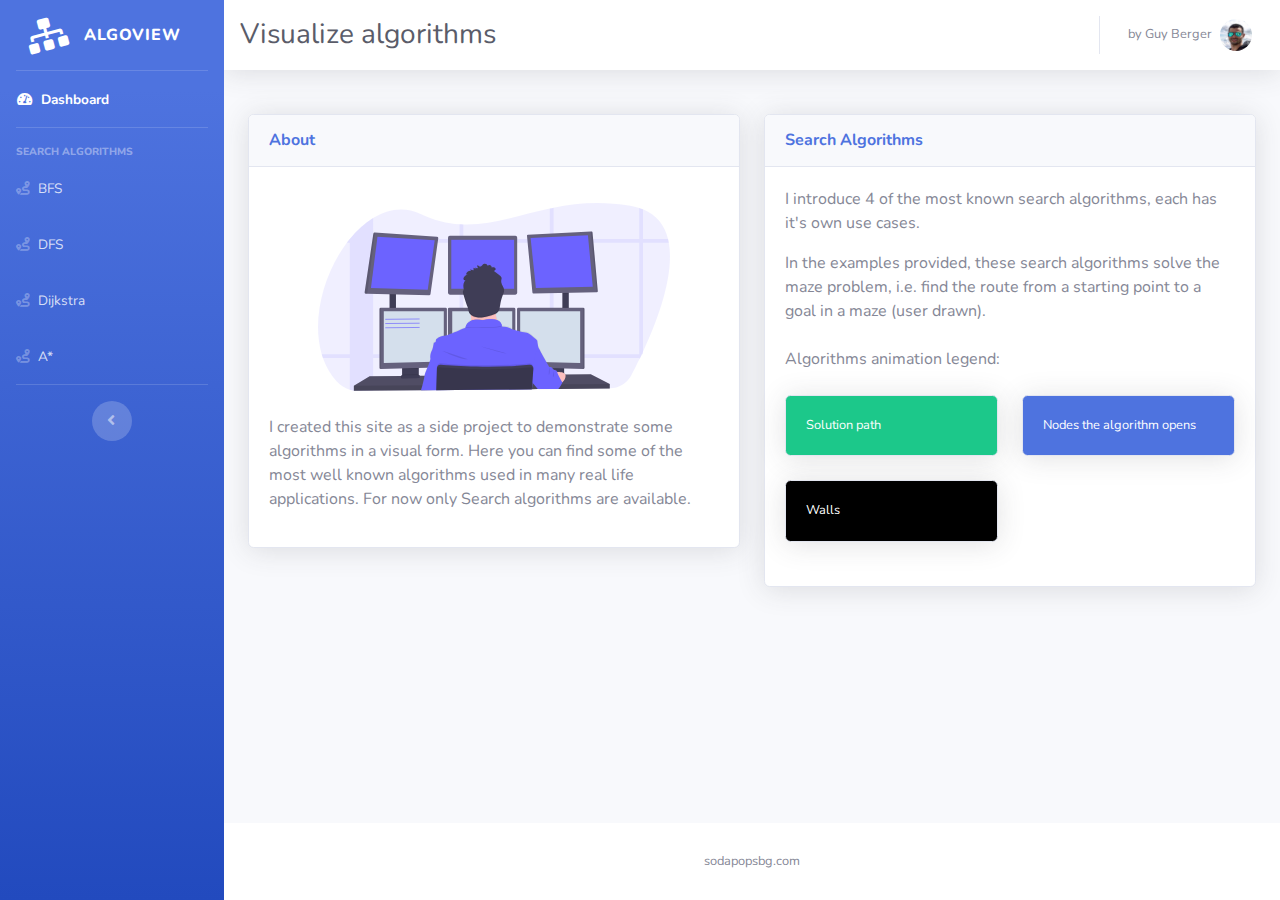
<file: index.html>
<!DOCTYPE html>
<html lang="en">

<head>

  <meta charset="utf-8">
  <meta http-equiv="X-UA-Compatible" content="IE=edge">
  <meta name="viewport" content="width=device-width, initial-scale=1, shrink-to-fit=no">
  <meta name="description" content="">
  <meta name="author" content="">

  <title>Computer Science stuff visualized</title>

  <!-- Custom fonts for this template-->
  <link href="vendor/fontawesome-free/css/all.min.css" rel="stylesheet" type="text/css">
  <link href="https://fonts.googleapis.com/css?family=Nunito:200,200i,300,300i,400,400i,600,600i,700,700i,800,800i,900,900i" rel="stylesheet">

  <!-- Custom styles for this template-->
  <link href="css/sb-admin-2.min.css" rel="stylesheet">

</head>

<body id="page-top">

  <!-- Page Wrapper -->
  <div id="wrapper">

    <!-- Sidebar -->
    <ul class="navbar-nav bg-gradient-primary sidebar sidebar-dark accordion" id="accordionSidebar">

      <!-- Sidebar - Brand -->
      <a class="sidebar-brand d-flex align-items-center justify-content-center" href="index.html">
        <div class="sidebar-brand-icon rotate-n-15">
          <i class="fas fa-sitemap"></i>
        </div>
        <div class="sidebar-brand-text mx-3">Algoview</div>
      </a>

      <!-- Divider -->
      <hr class="sidebar-divider my-0">

      <!-- Nav Item - Dashboard -->
      <li class="nav-item active">
        <a class="nav-link" href="index.html">
          <i class="fas fa-fw fa-tachometer-alt"></i>
          <span>Dashboard</span></a>
      </li>

      <!-- Divider -->
      <hr class="sidebar-divider">

      <!-- Heading -->
      <div class="sidebar-heading">
        Search Algorithms
      </div>

      <!-- Nav Item - Pages Collapse Menu -->
      <li class="nav-item">
        <a class="nav-link collapsed" href="bfs.html">
          <i class="fas fa-route"></i>
          <span>BFS</span>
        </a>
      </li>
      <li class="nav-item">
        <a class="nav-link collapsed" href="dfs.html">
          <i class="fas fa-route"></i>
          <span>DFS</span>
        </a>
      </li>
      <li class="nav-item">
        <a class="nav-link collapsed" href="dijkstra.html">
          <i class="fas fa-route"></i>
          <span>Dijkstra</span>
        </a>
      </li>
      <li class="nav-item">
        <a class="nav-link collapsed" href="astar.html">
          <i class="fas fa-route"></i>
          <span>A*</span>
        </a>
      </li>

      <!-- Divider -->
      <hr class="sidebar-divider d-none d-md-block">

      <!-- Sidebar Toggler (Sidebar) -->
      <div class="text-center d-none d-md-inline">
        <button class="rounded-circle border-0" id="sidebarToggle"></button>
      </div>

    </ul>
    <!-- End of Sidebar -->

    <!-- Content Wrapper -->
    <div id="content-wrapper" class="d-flex flex-column">

      <!-- Main Content -->
      <div id="content">

        <!-- Topbar -->
        <nav class="navbar navbar-expand navbar-light bg-white topbar mb-4 static-top shadow">

          <!-- Sidebar Toggle (Topbar) -->
          <button id="sidebarToggleTop" class="btn btn-link d-md-none rounded-circle mr-3">
            <i class="fa fa-bars"></i>
          </button>

          <!-- Topbar description -->
          <h1 class="h3 mb-0 text-gray-800">Visualize algorithms</h1>

          <!-- Topbar Navbar -->
          <ul class="navbar-nav ml-auto">

            <div class="topbar-divider d-none d-sm-block"></div>

            <!-- Nav Item - User Information -->
            <li class="nav-item dropdown no-arrow">
              <a class="nav-link dropdown-toggle" href="#" id="userDropdown" role="button" data-toggle="dropdown" aria-haspopup="true" aria-expanded="false">
                <span class="mr-2 d-none d-lg-inline text-gray-600 small">by Guy Berger</span>
                <img class="img-profile rounded-circle" src="img/prof.jpg">
              </a>
              <!-- Dropdown - User Information -->
              <div class="dropdown-menu dropdown-menu-right shadow animated--grow-in" aria-labelledby="userDropdown">
                <a class="dropdown-item" href="www.sodapopsbg.com">
                  <i class="fas fa-user fa-sm fa-fw mr-2 text-gray-400"></i>
                  Website
                </a>
                <a class="dropdown-item" href="https://www.linkedin.com/in/guy-berger-295a81151/">
                  <i class="fab fa-linkedin-in fa-sm fa-fw mr-2 text-gray-400"></i>
                  Linkedin
                </a>
                <a class="dropdown-item" href="https://github.com/guyberger">
                  <i class="fab fa-github fa-sm fa-fw mr-2 text-gray-400"></i>
                  Github
                </a>
                </div>
            </li>

          </ul>

        </nav>
        <!-- End of Topbar -->

        <!-- Begin Page Content -->
        <div class="container-fluid">

          <!-- Content Row -->
          <div class="row">

            <!-- Content Column -->

            <div class="col-lg-6 mb-4">

              <!-- Illustrations -->
              <div class="card shadow mb-4">
                <div class="card-header py-3">
                  <h6 class="m-0 font-weight-bold text-primary">About</h6>
                </div>
                <div class="card-body">
                  <div class="text-center">
                    <img class="img-fluid px-3 px-sm-4 mt-3 mb-4" style="width: 25rem;" src="img/undraw_programming_2svr.svg" alt="">
                  </div>
                  <p>I created this site as a side project to demonstrate some algorithms in a visual form. Here you can find some of the most well known algorithms used in many real life applications.
                    For now only Search algorithms are available.
                  </p>
                </div>
              </div>
            </div>

              <!-- Content Column -->
            <div class="col-lg-6 mb-4">
              <!-- Approach -->
              <div class="card shadow mb-4">
                <div class="card-header py-3">
                  <h6 class="m-0 font-weight-bold text-primary">Search Algorithms</h6>
                </div>
                <div class="card-body">
                  <p>I introduce 4 of the most known search algorithms, each has it's own use cases.</p>
                  <p class="mb-0">In the examples provided, these search algorithms solve the maze problem, i.e. find the route from a starting point to a goal in a maze (user drawn).</p><br>
                  <p class="mb-0">Algorithms animation legend:</p><br>

                  
                  <!-- Color System -->
                  <div class="row">
                    <div class="col-lg-6 mb-4 small">
                      <div class="card bg-success text-white shadow">
                        <div class="card-body">
                          Solution path
                        </div>
                      </div>
                    </div>
                    <div class="col-lg-6 mb-4 small">
                      <div class="card bg-primary text-white shadow">
                        <div class="card-body">
                          Nodes the algorithm opens
                        </div>
                      </div>
                    </div>
                    <div class="col-lg-6 mb-4 small">
                      <div class="card bg-black text-white shadow">
                        <div class="card-body">
                          Walls
                        </div>
                      </div>
                    </div>
                  </div>
                </div>
              </div>
            </div>
          </div>

        </div>
        <!-- /.container-fluid -->

      </div>
      <!-- End of Main Content -->

      <!-- Footer -->
      <footer class="sticky-footer bg-white">
        <div class="container my-auto">
          <div class="copyright text-center my-auto">
            <span>sodapopsbg.com</span>
          </div>
        </div>
      </footer>
      <!-- End of Footer -->

    </div>
    <!-- End of Content Wrapper -->

  </div>
  <!-- End of Page Wrapper -->

  <!-- Scroll to Top Button-->
  <a class="scroll-to-top rounded" href="#page-top">
    <i class="fas fa-angle-up"></i>
  </a>

  <!-- Bootstrap core JavaScript-->
  <script src="vendor/jquery/jquery.min.js"></script>
  <script src="vendor/bootstrap/js/bootstrap.bundle.min.js"></script>

  <!-- Core plugin JavaScript-->
  <script src="vendor/jquery-easing/jquery.easing.min.js"></script>

  <!-- Custom scripts for all pages-->
  <script src="js/sb-admin-2.min.js"></script>

  <!-- Page level plugins -->
  <script src="vendor/chart.js/Chart.min.js"></script>

  <!-- Page level custom scripts -->
  <script src="js/demo/chart-area-demo.js"></script>
  <script src="js/demo/chart-pie-demo.js"></script>

</body>

</html>
</file>
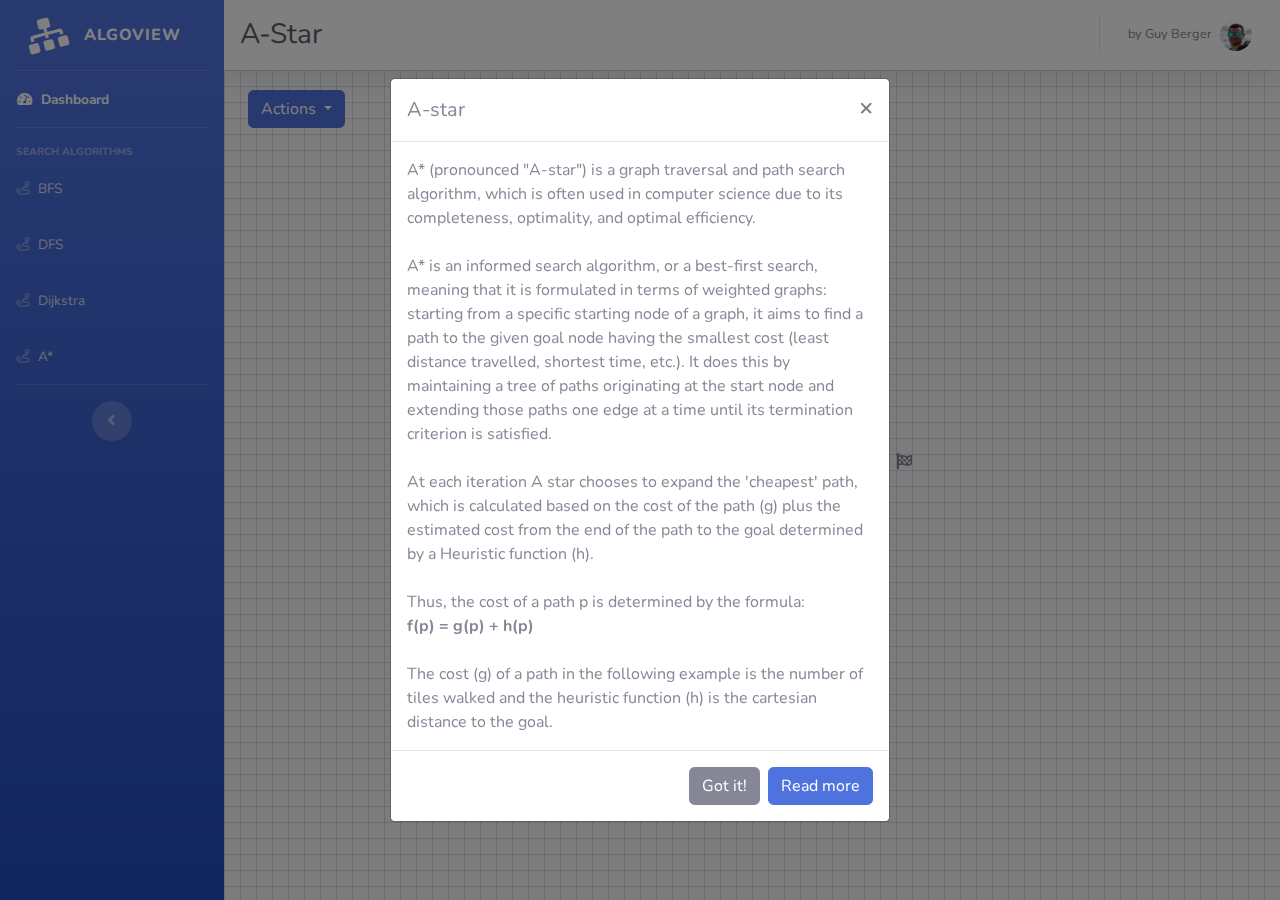
<file: astar.html>
<!DOCTYPE html>
<html lang="en">

<head>

  <meta charset="utf-8">
  <meta http-equiv="X-UA-Compatible" content="IE=edge">
  <meta name="viewport" content="width=device-width, initial-scale=1, shrink-to-fit=no">
  <meta name="description" content="">
  <meta name="author" content="">

  <style type="text/css">
    #graphMap{ position:fixed; }
  </style>

  <title>Computer Science stuff visualized</title>

  <!-- Custom fonts for this template-->
  <link href="vendor/fontawesome-free/css/all.min.css" rel="stylesheet" type="text/css">
  <link href="https://fonts.googleapis.com/css?family=Nunito:200,200i,300,300i,400,400i,600,600i,700,700i,800,800i,900,900i" rel="stylesheet">

  <!-- Custom styles for this template-->
  <link href="css/sb-admin-2.min.css" rel="stylesheet">
  <link href="css/custom.css" rel="stylesheet">

  <!-- jQuery -->
  <script src="https://ajax.googleapis.com/ajax/libs/jquery/3.4.1/jquery.min.js"></script>

  <!-- Modal load -->
  <script type="text/javascript">
    $(window).on('load',function(){
        $('#modalCenter').modal('show');
    });
  </script>

</head>

<body id="page-top">

  <!-- Modal -->
  <div class="modal fade" id="modalCenter" tabindex="-1" role="dialog" aria-labelledby="modalCenterTitle" aria-hidden="true">
    <div class="modal-dialog modal-dialog-centered" role="document">
      <div class="modal-content">
        <div class="modal-header">
          <h5 class="modal-title" id="modalLongTitle">A-star</h5>
          <button type="button" class="close" data-dismiss="modal" aria-label="Close">
            <span aria-hidden="true">&times;</span>
          </button>
        </div>
        <div class="modal-body">
          A* (pronounced "A-star") is a graph traversal and path search algorithm, which is often used in computer science due to its completeness, optimality, and optimal efficiency.<br><br>
          A* is an informed search algorithm, or a best-first search, meaning that it is formulated in terms of weighted graphs: starting from a specific starting node of a graph, it aims to find a path to the given goal node having the smallest cost (least distance travelled, shortest time, etc.). It does this by maintaining a tree of paths originating at the start node and extending those paths one edge at a time until its termination criterion is satisfied.<br><br>       
          At each iteration A star chooses to expand the 'cheapest' path, which is calculated based on the cost of the path (g) plus the estimated cost from the end of the path to the goal determined by a Heuristic function (h).<br><br>
          Thus, the cost of a path p is determined by the formula:<br> <b>f(p) = g(p) + h(p)</b></br><br>
          The cost (g) of a path in the following example is the number of tiles walked and the heuristic function (h) is the cartesian distance to the goal.
        </div>
        <div class="modal-footer">
          <button type="button" class="btn btn-secondary" data-dismiss="modal">Got it!</button>
          <button type="button" class="btn btn-primary" onclick="location.href='https://en.wikipedia.org/wiki/A*_search_algorithm'">Read more</button>
        </div>
      </div>
    </div>
  </div>

  <!-- Page Wrapper -->
  <div id="wrapper">

    <!-- Sidebar -->
    <ul class="navbar-nav bg-gradient-primary sidebar sidebar-dark accordion" id="accordionSidebar">

      <!-- Sidebar - Brand -->
      <a class="sidebar-brand d-flex align-items-center justify-content-center" href="index.html">
        <div class="sidebar-brand-icon rotate-n-15">
          <i class="fas fa-sitemap"></i>
        </div>
        <div class="sidebar-brand-text mx-3">Algoview</div>
      </a>

      <!-- Divider -->
      <hr class="sidebar-divider my-0">

      <!-- Nav Item - Dashboard -->
      <li class="nav-item active">
        <a class="nav-link" href="index.html">
          <i class="fas fa-fw fa-tachometer-alt"></i>
          <span>Dashboard</span></a>
      </li>

      <!-- Divider -->
      <hr class="sidebar-divider">

      <!-- Heading -->
      <div class="sidebar-heading">
        Search Algorithms
      </div>

      <!-- Nav Item - Pages Collapse Menu -->
      <li class="nav-item">
        <a class="nav-link collapsed" href="bfs.html">
          <i class="fas fa-route"></i>
          <span>BFS</span>
        </a>
      </li>
      <li class="nav-item">
        <a class="nav-link collapsed" href="dfs.html">
          <i class="fas fa-route"></i>
          <span>DFS</span>
        </a>
      </li>
      <li class="nav-item">
        <a class="nav-link collapsed" href="dijkstra.html">
          <i class="fas fa-route"></i>
          <span>Dijkstra</span>
        </a>
      </li>
      <li class="nav-item">
        <a class="nav-link collapsed" href="astar.html">
          <i class="fas fa-route"></i>
          <span>A*</span>
        </a>
      </li>

      <!-- Divider -->
      <hr class="sidebar-divider d-none d-md-block">

      <!-- Sidebar Toggler (Sidebar) -->
      <div class="text-center d-none d-md-inline">
        <button class="rounded-circle border-0" id="sidebarToggle"></button>
      </div>

    </ul>
    <!-- End of Sidebar -->

    <!-- Content Wrapper -->
    
    <div id="content-wrapper" class="d-flex flex-column">

      <!-- Main Content -->
      <div id="content">

        <!-- Topbar -->
        <nav class="navbar navbar-expand navbar-light bg-white topbar static-top shadow" id="topbar">

          <!-- Sidebar Toggle (Topbar) -->
          <button id="sidebarToggleTop" class="btn btn-link d-md-none rounded-circle mr-3">
            <i class="fa fa-bars"></i>
          </button>

          <!-- Topbar description -->
          <h1 class="h3 mb-0 text-gray-800">A-Star</h1>


          <!-- Topbar Navbar -->
          <ul class="navbar-nav ml-auto">

            <div class="topbar-divider d-none d-sm-block"></div>

            <!-- Nav Item - User Information -->
            <li class="nav-item dropdown no-arrow">
              <a class="nav-link dropdown-toggle" href="#" id="userDropdown" role="button" data-toggle="dropdown" aria-haspopup="true" aria-expanded="false">
                <span class="mr-2 d-none d-lg-inline text-gray-600 small">by Guy Berger</span>
                <img class="img-profile rounded-circle" src="img/prof.jpg">
              </a>
              <!-- Dropdown - User Information -->
              <div class="dropdown-menu dropdown-menu-right shadow animated--grow-in" aria-labelledby="userDropdown">
                <a class="dropdown-item" href="www.sodapopsbg.com">
                  <i class="fas fa-user fa-sm fa-fw mr-2 text-gray-400"></i>
                  Website
                </a>
                <a class="dropdown-item" href="https://www.linkedin.com/in/guy-berger-295a81151/">
                  <i class="fab fa-linkedin-in fa-sm fa-fw mr-2 text-gray-400"></i>
                  Linkedin
                </a>
                <a class="dropdown-item" href="https://github.com/guyberger">
                  <i class="fab fa-github fa-sm fa-fw mr-2 text-gray-400"></i>
                  Github
                </a>
                </div>
            </li>

          </ul>

        </nav>
        <!-- End of Topbar -->

        <canvas id="graphMap">
        </canvas>
        <div id="start_icon">
          <i class="fas fa-map-marker-alt" id="start_icon_pic"></i>
        </div>  
        <div id="end_icon">
          <i class="fas fa-flag-checkered" id="end_icon_pic"></i>
        </div> 

        <!-- Begin Page Content -->
        <div class="container-fluid">

          <!-- Page Heading -->
          
          <div class="dropdown mb-4">
            <button class="btn btn-primary dropdown-toggle" type="button" id="dropdownMenuButton" data-toggle="dropdown" aria-haspopup="true" aria-expanded="false">
              Actions
            </button>
            <div class="dropdown-menu animated--fade-in" aria-labelledby="dropdownMenuButton">
              <a class="dropdown-item" href="#" id="draw_walls">Draw walls (off)</a>
              <a class="dropdown-item" href="#" id="restart_search">Restart</a>
              <a class="dropdown-item" onclick="startSearch('astar')" id="witness_btn"><b>Run!</b></a>
            </div>
          </div>         

        </div>
        
        
        <!-- /.container-fluid -->
      </div>
      <!-- End of Main Content -->

    </div>
    <!-- End of Content Wrapper -->

  </div>
  <!-- End of Page Wrapper -->

  <!-- Scroll to Top Button-->
  <a class="scroll-to-top rounded" href="#page-top">
    <i class="fas fa-angle-up"></i>
  </a>

  <!-- Bootstrap core JavaScript-->
  <script src="vendor/jquery/jquery.min.js"></script>
  <script src="vendor/bootstrap/js/bootstrap.bundle.min.js"></script>

  <!-- Core plugin JavaScript-->
  <script src="vendor/jquery-easing/jquery.easing.min.js"></script>

  <!-- Custom scripts for all pages-->
  <script src="js/sb-admin-2.min.js"></script>

  <!-- Page level plugins -->
  <script src="vendor/chart.js/Chart.min.js"></script>

  <!-- Graph canvas -->
  <!-- <script src="js/graph-canvas.js"></script> -->

  <!-- bfs run -->
  <script src="js/search.js"></script>

  <!-- utilities -->
  <script src="js/utils.js"></script>

</body>

</html>
</file>
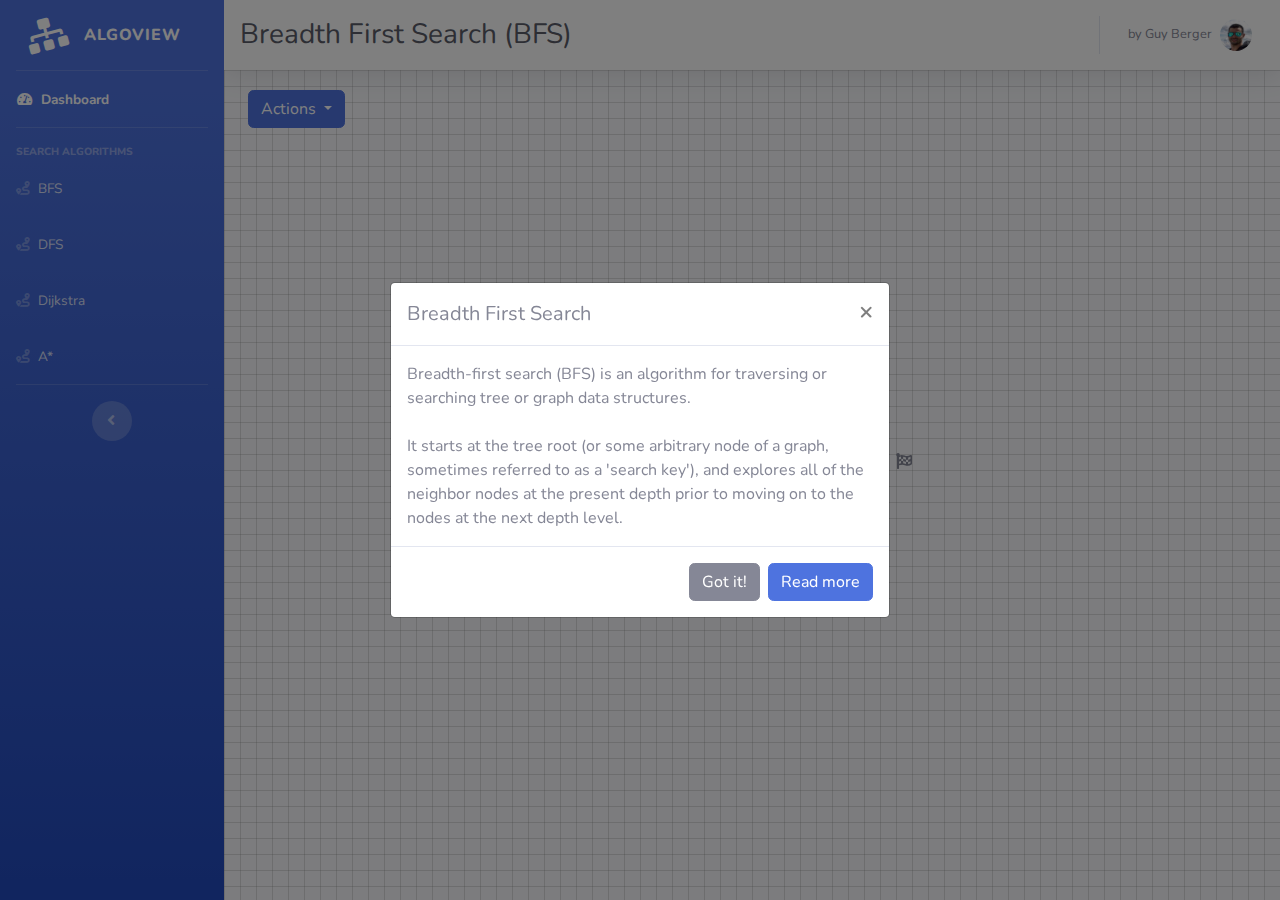
<file: bfs.html>
<!DOCTYPE html>
<html lang="en">

<head>

  <meta charset="utf-8">
  <meta http-equiv="X-UA-Compatible" content="IE=edge">
  <meta name="viewport" content="width=device-width, initial-scale=1, shrink-to-fit=no">
  <meta name="description" content="">
  <meta name="author" content="">

  <style type="text/css">
    #graphMap{ position:fixed; }
  </style>

  <title>Computer Science stuff visualized</title>

  <!-- Custom fonts for this template-->
  <link href="vendor/fontawesome-free/css/all.min.css" rel="stylesheet" type="text/css">
  <link href="https://fonts.googleapis.com/css?family=Nunito:200,200i,300,300i,400,400i,600,600i,700,700i,800,800i,900,900i" rel="stylesheet">

  <!-- Custom styles for this template-->
  <link href="css/sb-admin-2.min.css" rel="stylesheet">
  <link href="css/custom.css" rel="stylesheet">

  <!-- jQuery -->
  <script src="https://ajax.googleapis.com/ajax/libs/jquery/3.4.1/jquery.min.js"></script>

  <!-- Modal load -->
  <script type="text/javascript">
    $(window).on('load',function(){
        $('#modalCenter').modal('show');
    });
  </script>

</head>

<body id="page-top">

  <!-- Modal -->
  <div class="modal fade" id="modalCenter" tabindex="-1" role="dialog" aria-labelledby="modalCenterTitle" aria-hidden="true">
    <div class="modal-dialog modal-dialog-centered" role="document">
      <div class="modal-content">
        <div class="modal-header">
          <h5 class="modal-title" id="modalLongTitle">Breadth First Search</h5>
          <button type="button" class="close" data-dismiss="modal" aria-label="Close">
            <span aria-hidden="true">&times;</span>
          </button>
        </div>
        <div class="modal-body">
          Breadth-first search (BFS) is an algorithm for traversing or searching tree or graph data structures.<br><br>
          It starts at the tree root (or some arbitrary node of a graph, sometimes referred to as a 'search key'), and explores all of the neighbor nodes at the present depth prior to moving on to the nodes at the next depth level.
        </div>
        <div class="modal-footer">
          <button type="button" class="btn btn-secondary" data-dismiss="modal">Got it!</button>
          <button type="button" class="btn btn-primary" onclick="location.href='https://en.wikipedia.org/wiki/Breadth-first_search'">Read more</button>
        </div>
      </div>
    </div>
  </div>

  <!-- Page Wrapper -->
  <div id="wrapper">

    <!-- Sidebar -->
    <ul class="navbar-nav bg-gradient-primary sidebar sidebar-dark accordion" id="accordionSidebar">

      <!-- Sidebar - Brand -->
      <a class="sidebar-brand d-flex align-items-center justify-content-center" href="index.html">
        <div class="sidebar-brand-icon rotate-n-15">
          <i class="fas fa-sitemap"></i>
        </div>
        <div class="sidebar-brand-text mx-3">Algoview</div>
      </a>

      <!-- Divider -->
      <hr class="sidebar-divider my-0">

      <!-- Nav Item - Dashboard -->
      <li class="nav-item active">
        <a class="nav-link" href="index.html">
          <i class="fas fa-fw fa-tachometer-alt"></i>
          <span>Dashboard</span></a>
      </li>

      <!-- Divider -->
      <hr class="sidebar-divider">

      <!-- Heading -->
      <div class="sidebar-heading">
        Search Algorithms
      </div>

      <!-- Nav Item - Pages Collapse Menu -->
      <li class="nav-item">
        <a class="nav-link collapsed" href="bfs.html">
          <i class="fas fa-route"></i>
          <span>BFS</span>
        </a>
      </li>
      <li class="nav-item">
        <a class="nav-link collapsed" href="dfs.html">
          <i class="fas fa-route"></i>
          <span>DFS</span>
        </a>
      </li>
      <li class="nav-item">
        <a class="nav-link collapsed" href="dijkstra.html">
          <i class="fas fa-route"></i>
          <span>Dijkstra</span>
        </a>
      </li>
      <li class="nav-item">
        <a class="nav-link collapsed" href="astar.html">
          <i class="fas fa-route"></i>
          <span>A*</span>
        </a>
      </li>

      <!-- Divider -->
      <hr class="sidebar-divider d-none d-md-block">

      <!-- Sidebar Toggler (Sidebar) -->
      <div class="text-center d-none d-md-inline">
        <button class="rounded-circle border-0" id="sidebarToggle"></button>
      </div>

    </ul>
    <!-- End of Sidebar -->

    <!-- Content Wrapper -->
    
    <div id="content-wrapper" class="d-flex flex-column">

      <!-- Main Content -->
      <div id="content">

        <!-- Topbar -->
        <nav class="navbar navbar-expand navbar-light bg-white topbar static-top shadow" id="topbar">

          <!-- Sidebar Toggle (Topbar) -->
          <button id="sidebarToggleTop" class="btn btn-link d-md-none rounded-circle mr-3">
            <i class="fa fa-bars"></i>
          </button>

          <!-- Topbar description -->
          <h1 class="h3 mb-0 text-gray-800">Breadth First Search (BFS)</h1>


          <!-- Topbar Navbar -->
          <ul class="navbar-nav ml-auto">

            <div class="topbar-divider d-none d-sm-block"></div>

            <!-- Nav Item - User Information -->
            <li class="nav-item dropdown no-arrow">
              <a class="nav-link dropdown-toggle" href="#" id="userDropdown" role="button" data-toggle="dropdown" aria-haspopup="true" aria-expanded="false">
                <span class="mr-2 d-none d-lg-inline text-gray-600 small">by Guy Berger</span>
                <img class="img-profile rounded-circle" src="img/prof.jpg">
              </a>
              <!-- Dropdown - User Information -->
              <div class="dropdown-menu dropdown-menu-right shadow animated--grow-in" aria-labelledby="userDropdown">
                <a class="dropdown-item" href="www.sodapopsbg.com">
                  <i class="fas fa-user fa-sm fa-fw mr-2 text-gray-400"></i>
                  Website
                </a>
                <a class="dropdown-item" href="https://www.linkedin.com/in/guy-berger-295a81151/">
                  <i class="fab fa-linkedin-in fa-sm fa-fw mr-2 text-gray-400"></i>
                  Linkedin
                </a>
                <a class="dropdown-item" href="https://github.com/guyberger">
                  <i class="fab fa-github fa-sm fa-fw mr-2 text-gray-400"></i>
                  Github
                </a>
                </div>
            </li>

          </ul>

        </nav>
        <!-- End of Topbar -->

        <canvas id="graphMap">
        </canvas>
        <div id="start_icon">
          <i class="fas fa-map-marker-alt" id="start_icon_pic"></i>
        </div>  
        <div id="end_icon">
          <i class="fas fa-flag-checkered" id="end_icon_pic"></i>
        </div> 

        <!-- Begin Page Content -->
        <div class="container-fluid">

          <!-- Page Heading -->
          
          <div class="dropdown mb-4">
            <button class="btn btn-primary dropdown-toggle" type="button" id="dropdownMenuButton" data-toggle="dropdown" aria-haspopup="true" aria-expanded="false">
              Actions
            </button>
            <div class="dropdown-menu animated--fade-in" aria-labelledby="dropdownMenuButton">
              <a class="dropdown-item" href="#" id="draw_walls">Draw walls (off)</a>
              <a class="dropdown-item" href="#" id="restart_search">Restart</a>
              <a class="dropdown-item" onclick="startSearch('bfs')" id="witness_btn"><b>Run!</b></a>
            </div>
          </div>         

        </div>
        
        
        <!-- /.container-fluid -->
      </div>
      <!-- End of Main Content -->

    </div>
    <!-- End of Content Wrapper -->

  </div>
  <!-- End of Page Wrapper -->

  <!-- Scroll to Top Button-->
  <a class="scroll-to-top rounded" href="#page-top">
    <i class="fas fa-angle-up"></i>
  </a>

  <!-- Bootstrap core JavaScript-->
  <script src="vendor/jquery/jquery.min.js"></script>
  <script src="vendor/bootstrap/js/bootstrap.bundle.min.js"></script>

  <!-- Core plugin JavaScript-->
  <script src="vendor/jquery-easing/jquery.easing.min.js"></script>

  <!-- Custom scripts for all pages-->
  <script src="js/sb-admin-2.min.js"></script>

  <!-- Page level plugins -->
  <script src="vendor/chart.js/Chart.min.js"></script>

  <!-- Graph canvas -->
  <!-- <script src="js/graph-canvas.js"></script> -->

  <!-- bfs run -->
  <script src="js/search.js"></script>

  <!-- utilities -->
  <script src="js/utils.js"></script>

</body>

</html>
</file>
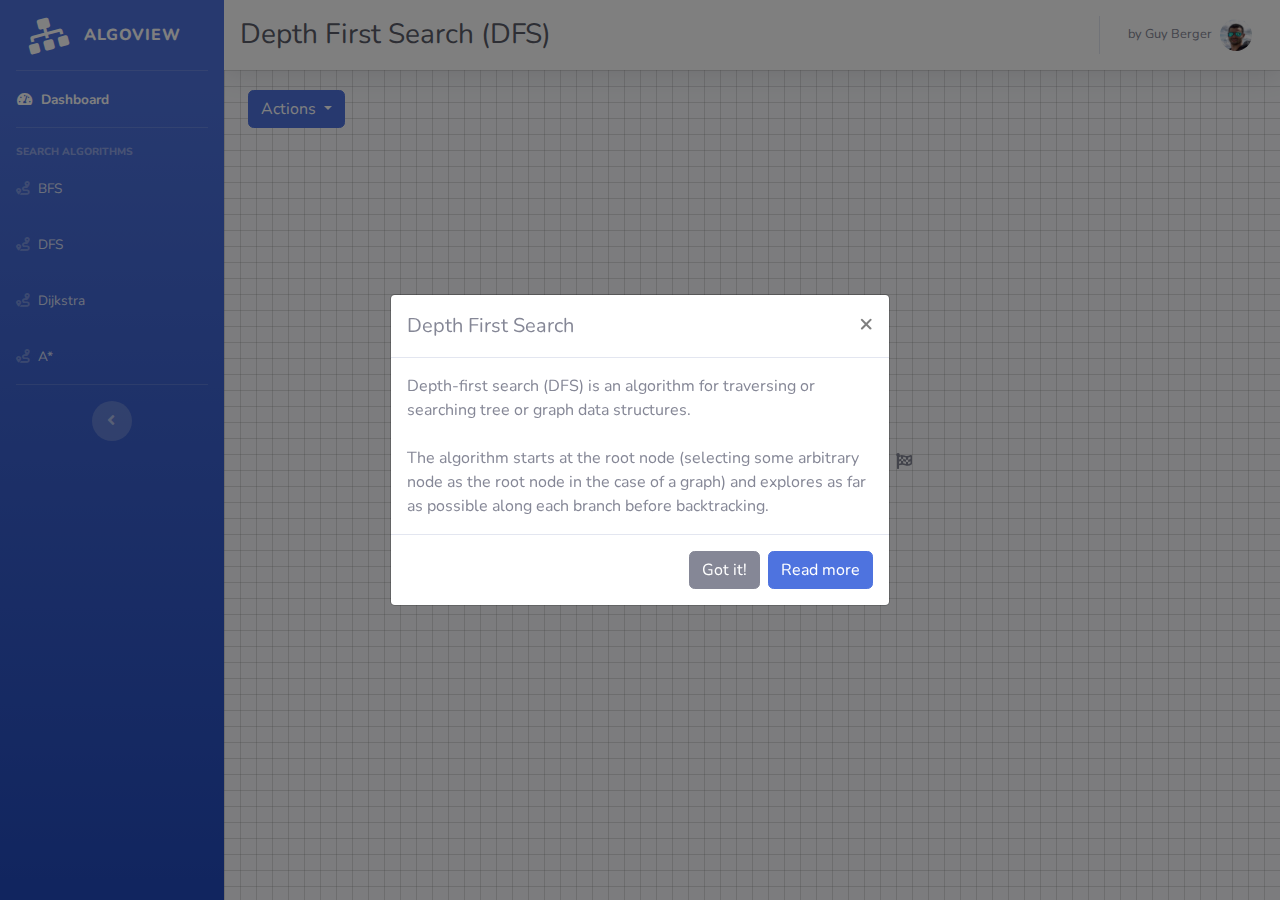
<file: dfs.html>
<!DOCTYPE html>
<html lang="en">

<head>

  <meta charset="utf-8">
  <meta http-equiv="X-UA-Compatible" content="IE=edge">
  <meta name="viewport" content="width=device-width, initial-scale=1, shrink-to-fit=no">
  <meta name="description" content="">
  <meta name="author" content="">

  <style type="text/css">
    #graphMap{ position:fixed; }
  </style>

  <title>Computer Science stuff visualized</title>

  <!-- Custom fonts for this template-->
  <link href="vendor/fontawesome-free/css/all.min.css" rel="stylesheet" type="text/css">
  <link href="https://fonts.googleapis.com/css?family=Nunito:200,200i,300,300i,400,400i,600,600i,700,700i,800,800i,900,900i" rel="stylesheet">

  <!-- Custom styles for this template-->
  <link href="css/sb-admin-2.min.css" rel="stylesheet">
  <link href="css/custom.css" rel="stylesheet">

  <!-- jQuery -->
  <script src="https://ajax.googleapis.com/ajax/libs/jquery/3.4.1/jquery.min.js"></script>

  <!-- Modal load -->
  <script type="text/javascript">
    $(window).on('load',function(){
        $('#modalCenter').modal('show');
    });
  </script>

</head>

<body id="page-top">

  <!-- Modal -->
  <div class="modal fade" id="modalCenter" tabindex="-1" role="dialog" aria-labelledby="modalCenterTitle" aria-hidden="true">
    <div class="modal-dialog modal-dialog-centered" role="document">
      <div class="modal-content">
        <div class="modal-header">
          <h5 class="modal-title" id="modalLongTitle">Depth First Search</h5>
          <button type="button" class="close" data-dismiss="modal" aria-label="Close">
            <span aria-hidden="true">&times;</span>
          </button>
        </div>
        <div class="modal-body">
          Depth-first search (DFS) is an algorithm for traversing or searching tree or graph data structures.<br><br>
          The algorithm starts at the root node (selecting some arbitrary node as the root node in the case of a graph) and explores as far as possible along each branch before backtracking.        </div>
        <div class="modal-footer">
          <button type="button" class="btn btn-secondary" data-dismiss="modal">Got it!</button>
          <button type="button" class="btn btn-primary" onclick="location.href='https://en.wikipedia.org/wiki/Depth-first_search'">Read more</button>
        </div>
      </div>
    </div>
  </div>

  <!-- Page Wrapper -->
  <div id="wrapper">

    <!-- Sidebar -->
    <ul class="navbar-nav bg-gradient-primary sidebar sidebar-dark accordion" id="accordionSidebar">

      <!-- Sidebar - Brand -->
      <a class="sidebar-brand d-flex align-items-center justify-content-center" href="index.html">
        <div class="sidebar-brand-icon rotate-n-15">
          <i class="fas fa-sitemap"></i>
        </div>
        <div class="sidebar-brand-text mx-3">Algoview</div>
      </a>

      <!-- Divider -->
      <hr class="sidebar-divider my-0">

      <!-- Nav Item - Dashboard -->
      <li class="nav-item active">
        <a class="nav-link" href="index.html">
          <i class="fas fa-fw fa-tachometer-alt"></i>
          <span>Dashboard</span></a>
      </li>

      <!-- Divider -->
      <hr class="sidebar-divider">

      <!-- Heading -->
      <div class="sidebar-heading">
        Search Algorithms
      </div>

      <!-- Nav Item - Pages Collapse Menu -->
      <li class="nav-item">
        <a class="nav-link collapsed" href="bfs.html">
          <i class="fas fa-route"></i>
          <span>BFS</span>
        </a>
      </li>
      <li class="nav-item">
        <a class="nav-link collapsed" href="dfs.html">
          <i class="fas fa-route"></i>
          <span>DFS</span>
        </a>
      </li>
      <li class="nav-item">
        <a class="nav-link collapsed" href="dijkstra.html">
          <i class="fas fa-route"></i>
          <span>Dijkstra</span>
        </a>
      </li>
      <li class="nav-item">
        <a class="nav-link collapsed" href="astar.html">
          <i class="fas fa-route"></i>
          <span>A*</span>
        </a>
      </li>

      <!-- Divider -->
      <hr class="sidebar-divider d-none d-md-block">

      <!-- Sidebar Toggler (Sidebar) -->
      <div class="text-center d-none d-md-inline">
        <button class="rounded-circle border-0" id="sidebarToggle"></button>
      </div>

    </ul>
    <!-- End of Sidebar -->

    <!-- Content Wrapper -->
    
    <div id="content-wrapper" class="d-flex flex-column">

      <!-- Main Content -->
      <div id="content">

        <!-- Topbar -->
        <nav class="navbar navbar-expand navbar-light bg-white topbar static-top shadow" id="topbar">

          <!-- Sidebar Toggle (Topbar) -->
          <button id="sidebarToggleTop" class="btn btn-link d-md-none rounded-circle mr-3">
            <i class="fa fa-bars"></i>
          </button>

          <!-- Topbar description -->
          <h1 class="h3 mb-0 text-gray-800">Depth First Search (DFS)</h1>


          <!-- Topbar Navbar -->
          <ul class="navbar-nav ml-auto">

            <div class="topbar-divider d-none d-sm-block"></div>

            <!-- Nav Item - User Information -->
            <li class="nav-item dropdown no-arrow">
              <a class="nav-link dropdown-toggle" href="#" id="userDropdown" role="button" data-toggle="dropdown" aria-haspopup="true" aria-expanded="false">
                <span class="mr-2 d-none d-lg-inline text-gray-600 small">by Guy Berger</span>
                <img class="img-profile rounded-circle" src="img/prof.jpg">
              </a>
              <!-- Dropdown - User Information -->
              <div class="dropdown-menu dropdown-menu-right shadow animated--grow-in" aria-labelledby="userDropdown">
                <a class="dropdown-item" href="www.sodapopsbg.com">
                  <i class="fas fa-user fa-sm fa-fw mr-2 text-gray-400"></i>
                  Website
                </a>
                <a class="dropdown-item" href="https://www.linkedin.com/in/guy-berger-295a81151/">
                  <i class="fab fa-linkedin-in fa-sm fa-fw mr-2 text-gray-400"></i>
                  Linkedin
                </a>
                <a class="dropdown-item" href="https://github.com/guyberger">
                  <i class="fab fa-github fa-sm fa-fw mr-2 text-gray-400"></i>
                  Github
                </a>
                </div>
            </li>

          </ul>

        </nav>
        <!-- End of Topbar -->

        <canvas id="graphMap">
        </canvas>
        <div id="start_icon">
          <i class="fas fa-map-marker-alt" id="start_icon_pic"></i>
        </div>  
        <div id="end_icon">
          <i class="fas fa-flag-checkered" id="end_icon_pic"></i>
        </div> 

        <!-- Begin Page Content -->
        <div class="container-fluid">

          <!-- Page Heading -->
          
          <div class="dropdown mb-4">
            <button class="btn btn-primary dropdown-toggle" type="button" id="dropdownMenuButton" data-toggle="dropdown" aria-haspopup="true" aria-expanded="false">
              Actions
            </button>
            <div class="dropdown-menu animated--fade-in" aria-labelledby="dropdownMenuButton">
              <a class="dropdown-item" href="#" id="draw_walls">Draw walls (off)</a>
              <a class="dropdown-item" href="#" id="restart_search">Restart</a>
              <a class="dropdown-item" onclick="startSearch('dfs')" id="witness_btn"><b>Run!</b></a>
            </div>
          </div>         

        </div>
        
        
        <!-- /.container-fluid -->
      </div>
      <!-- End of Main Content -->

    </div>
    <!-- End of Content Wrapper -->

  </div>
  <!-- End of Page Wrapper -->

  <!-- Scroll to Top Button-->
  <a class="scroll-to-top rounded" href="#page-top">
    <i class="fas fa-angle-up"></i>
  </a>

  <!-- Bootstrap core JavaScript-->
  <script src="vendor/jquery/jquery.min.js"></script>
  <script src="vendor/bootstrap/js/bootstrap.bundle.min.js"></script>

  <!-- Core plugin JavaScript-->
  <script src="vendor/jquery-easing/jquery.easing.min.js"></script>

  <!-- Custom scripts for all pages-->
  <script src="js/sb-admin-2.min.js"></script>

  <!-- Page level plugins -->
  <script src="vendor/chart.js/Chart.min.js"></script>

  <!-- Graph canvas -->
  <!-- <script src="js/graph-canvas.js"></script> -->

  <!-- bfs run -->
  <script src="js/search.js"></script>

  <!-- utilities -->
  <script src="js/utils.js"></script>

</body>

</html>
</file>
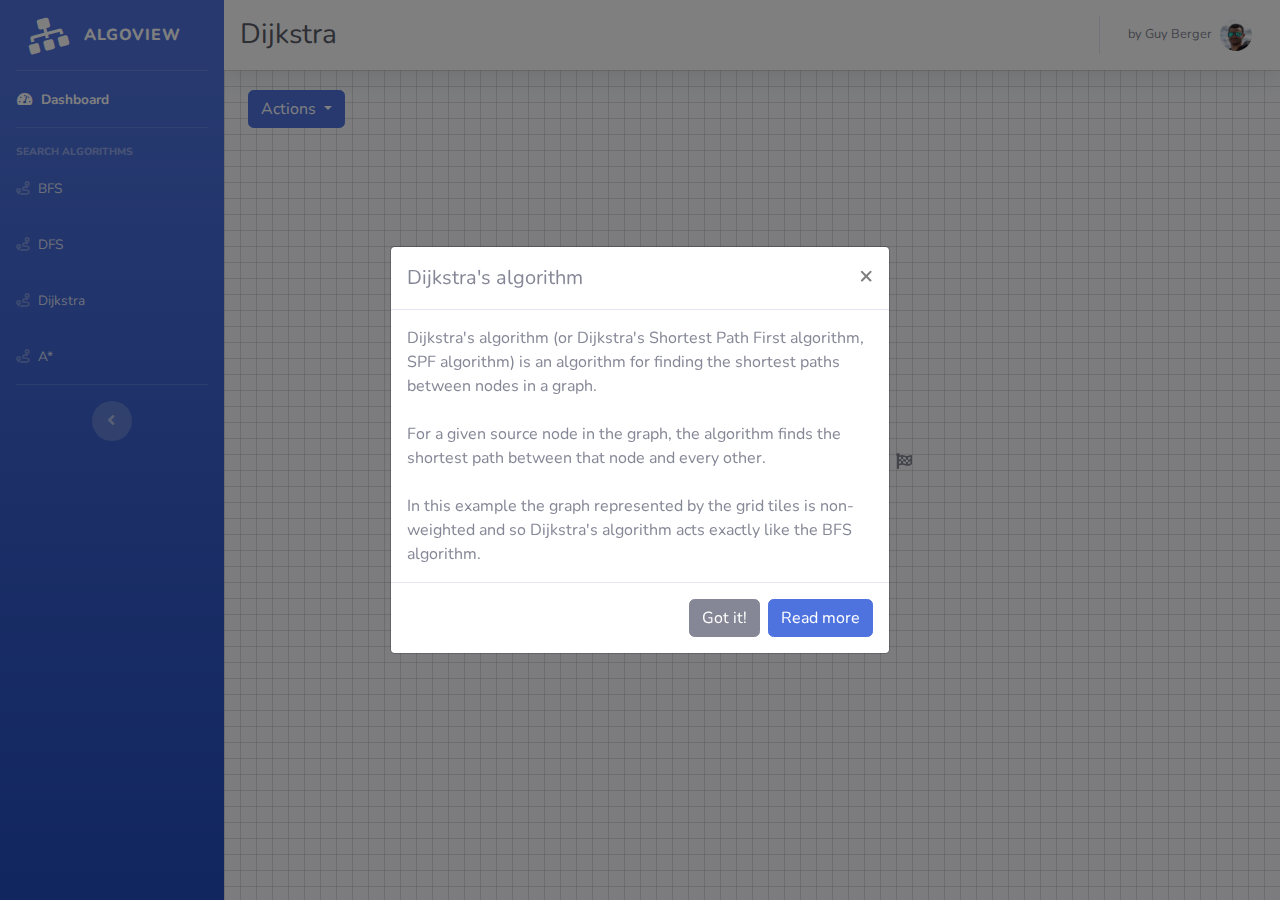
<file: dijkstra.html>
<!DOCTYPE html>
<html lang="en">

<head>

  <meta charset="utf-8">
  <meta http-equiv="X-UA-Compatible" content="IE=edge">
  <meta name="viewport" content="width=device-width, initial-scale=1, shrink-to-fit=no">
  <meta name="description" content="">
  <meta name="author" content="">

  <style type="text/css">
    #graphMap{ position:fixed; }
  </style>

  <title>Computer Science stuff visualized</title>

  <!-- Custom fonts for this template-->
  <link href="vendor/fontawesome-free/css/all.min.css" rel="stylesheet" type="text/css">
  <link href="https://fonts.googleapis.com/css?family=Nunito:200,200i,300,300i,400,400i,600,600i,700,700i,800,800i,900,900i" rel="stylesheet">

  <!-- Custom styles for this template-->
  <link href="css/sb-admin-2.min.css" rel="stylesheet">
  <link href="css/custom.css" rel="stylesheet">

  <!-- jQuery -->
  <script src="https://ajax.googleapis.com/ajax/libs/jquery/3.4.1/jquery.min.js"></script>

  <!-- Modal load -->
  <script type="text/javascript">
    $(window).on('load',function(){
        $('#modalCenter').modal('show');
    });
  </script>

</head>

<body id="page-top">

  <!-- Modal -->
  <div class="modal fade" id="modalCenter" tabindex="-1" role="dialog" aria-labelledby="modalCenterTitle" aria-hidden="true">
    <div class="modal-dialog modal-dialog-centered" role="document">
      <div class="modal-content">
        <div class="modal-header">
          <h5 class="modal-title" id="modalLongTitle">Dijkstra's algorithm</h5>
          <button type="button" class="close" data-dismiss="modal" aria-label="Close">
            <span aria-hidden="true">&times;</span>
          </button>
        </div>
        <div class="modal-body">
          Dijkstra's algorithm (or Dijkstra's Shortest Path First algorithm, SPF algorithm) is an algorithm for finding the shortest paths between nodes in a graph.<br><br>
          For a given source node in the graph, the algorithm finds the shortest path between that node and every other.<br><br>
          In this example the graph represented by the grid tiles is non-weighted and so Dijkstra's algorithm acts exactly like the BFS algorithm.
        </div>
        <div class="modal-footer">
          <button type="button" class="btn btn-secondary" data-dismiss="modal">Got it!</button>
          <button type="button" class="btn btn-primary" onclick="location.href='https://en.wikipedia.org/wiki/Dijkstra%27s_algorithm'">Read more</button>
        </div>
      </div>
    </div>
  </div>

  <!-- Page Wrapper -->
  <div id="wrapper">

    <!-- Sidebar -->
    <ul class="navbar-nav bg-gradient-primary sidebar sidebar-dark accordion" id="accordionSidebar">

      <!-- Sidebar - Brand -->
      <a class="sidebar-brand d-flex align-items-center justify-content-center" href="index.html">
        <div class="sidebar-brand-icon rotate-n-15">
          <i class="fas fa-sitemap"></i>
        </div>
        <div class="sidebar-brand-text mx-3">Algoview</div>
      </a>

      <!-- Divider -->
      <hr class="sidebar-divider my-0">

      <!-- Nav Item - Dashboard -->
      <li class="nav-item active">
        <a class="nav-link" href="index.html">
          <i class="fas fa-fw fa-tachometer-alt"></i>
          <span>Dashboard</span></a>
      </li>

      <!-- Divider -->
      <hr class="sidebar-divider">

      <!-- Heading -->
      <div class="sidebar-heading">
        Search Algorithms
      </div>

      <!-- Nav Item - Pages Collapse Menu -->
      <li class="nav-item">
        <a class="nav-link collapsed" href="bfs.html">
          <i class="fas fa-route"></i>
          <span>BFS</span>
        </a>
      </li>
      <li class="nav-item">
        <a class="nav-link collapsed" href="dfs.html">
          <i class="fas fa-route"></i>
          <span>DFS</span>
        </a>
      </li>
      <li class="nav-item">
        <a class="nav-link collapsed" href="dijkstra.html">
          <i class="fas fa-route"></i>
          <span>Dijkstra</span>
        </a>
      </li>
      <li class="nav-item">
        <a class="nav-link collapsed" href="astar.html">
          <i class="fas fa-route"></i>
          <span>A*</span>
        </a>
      </li>

      <!-- Divider -->
      <hr class="sidebar-divider d-none d-md-block">

      <!-- Sidebar Toggler (Sidebar) -->
      <div class="text-center d-none d-md-inline">
        <button class="rounded-circle border-0" id="sidebarToggle"></button>
      </div>

    </ul>
    <!-- End of Sidebar -->

    <!-- Content Wrapper -->
    
    <div id="content-wrapper" class="d-flex flex-column">

      <!-- Main Content -->
      <div id="content">

        <!-- Topbar -->
        <nav class="navbar navbar-expand navbar-light bg-white topbar static-top shadow" id="topbar">

          <!-- Sidebar Toggle (Topbar) -->
          <button id="sidebarToggleTop" class="btn btn-link d-md-none rounded-circle mr-3">
            <i class="fa fa-bars"></i>
          </button>

          <!-- Topbar description -->
          <h1 class="h3 mb-0 text-gray-800">Dijkstra</h1>


          <!-- Topbar Navbar -->
          <ul class="navbar-nav ml-auto">

            <div class="topbar-divider d-none d-sm-block"></div>

            <!-- Nav Item - User Information -->
            <li class="nav-item dropdown no-arrow">
              <a class="nav-link dropdown-toggle" href="#" id="userDropdown" role="button" data-toggle="dropdown" aria-haspopup="true" aria-expanded="false">
                <span class="mr-2 d-none d-lg-inline text-gray-600 small">by Guy Berger</span>
                <img class="img-profile rounded-circle" src="img/prof.jpg">
              </a>
              <!-- Dropdown - User Information -->
              <div class="dropdown-menu dropdown-menu-right shadow animated--grow-in" aria-labelledby="userDropdown">
                <a class="dropdown-item" href="www.sodapopsbg.com">
                  <i class="fas fa-user fa-sm fa-fw mr-2 text-gray-400"></i>
                  Website
                </a>
                <a class="dropdown-item" href="https://www.linkedin.com/in/guy-berger-295a81151/">
                  <i class="fab fa-linkedin-in fa-sm fa-fw mr-2 text-gray-400"></i>
                  Linkedin
                </a>
                <a class="dropdown-item" href="https://github.com/guyberger">
                  <i class="fab fa-github fa-sm fa-fw mr-2 text-gray-400"></i>
                  Github
                </a>
                </div>
            </li>

          </ul>

        </nav>
        <!-- End of Topbar -->

        <canvas id="graphMap">
        </canvas>
        <div id="start_icon">
          <i class="fas fa-map-marker-alt" id="start_icon_pic"></i>
        </div>  
        <div id="end_icon">
          <i class="fas fa-flag-checkered" id="end_icon_pic"></i>
        </div> 

        <!-- Begin Page Content -->
        <div class="container-fluid">

          <!-- Page Heading -->
          
          <div class="dropdown mb-4">
            <button class="btn btn-primary dropdown-toggle" type="button" id="dropdownMenuButton" data-toggle="dropdown" aria-haspopup="true" aria-expanded="false">
              Actions
            </button>
            <div class="dropdown-menu animated--fade-in" aria-labelledby="dropdownMenuButton">
              <a class="dropdown-item" href="#" id="draw_walls">Draw walls (off)</a>
              <a class="dropdown-item" href="#" id="restart_search">Restart</a>
              <a class="dropdown-item" onclick="startSearch('dijkstra')" id="witness_btn"><b>Run!</b></a>
            </div>
          </div>         

        </div>
        
        
        <!-- /.container-fluid -->
      </div>
      <!-- End of Main Content -->

    </div>
    <!-- End of Content Wrapper -->

  </div>
  <!-- End of Page Wrapper -->

  <!-- Scroll to Top Button-->
  <a class="scroll-to-top rounded" href="#page-top">
    <i class="fas fa-angle-up"></i>
  </a>

  <!-- Bootstrap core JavaScript-->
  <script src="vendor/jquery/jquery.min.js"></script>
  <script src="vendor/bootstrap/js/bootstrap.bundle.min.js"></script>

  <!-- Core plugin JavaScript-->
  <script src="vendor/jquery-easing/jquery.easing.min.js"></script>

  <!-- Custom scripts for all pages-->
  <script src="js/sb-admin-2.min.js"></script>

  <!-- Page level plugins -->
  <script src="vendor/chart.js/Chart.min.js"></script>

  <!-- Graph canvas -->
  <!-- <script src="js/graph-canvas.js"></script> -->

  <!-- bfs run -->
  <script src="js/search.js"></script>

  <!-- utilities -->
  <script src="js/utils.js"></script>

</body>

</html>
</file>
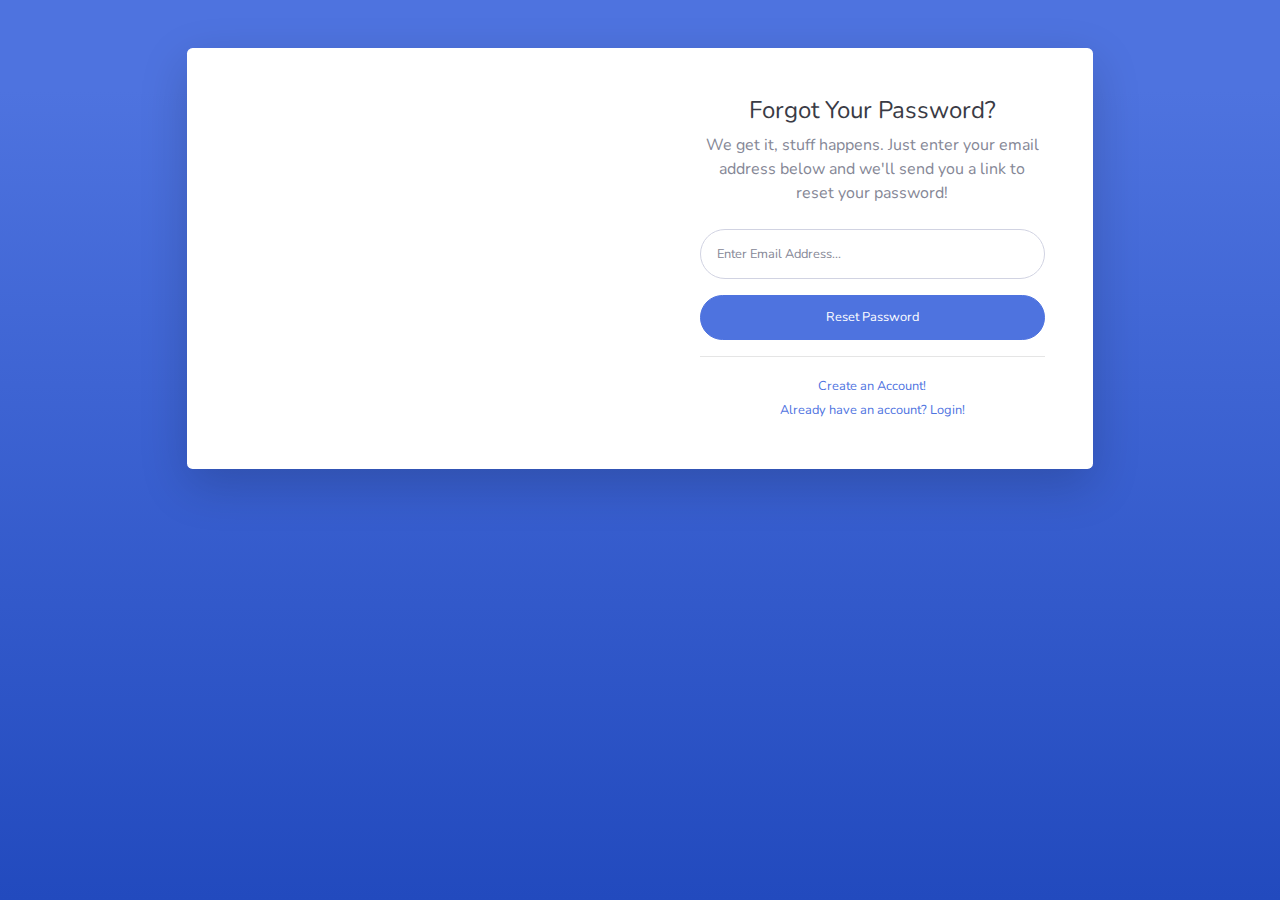
<file: forgot-password.html>
<!DOCTYPE html>
<html lang="en">

<head>

  <meta charset="utf-8">
  <meta http-equiv="X-UA-Compatible" content="IE=edge">
  <meta name="viewport" content="width=device-width, initial-scale=1, shrink-to-fit=no">
  <meta name="description" content="">
  <meta name="author" content="">

  <title>SB Admin 2 - Forgot Password</title>

  <!-- Custom fonts for this template-->
  <link href="vendor/fontawesome-free/css/all.min.css" rel="stylesheet" type="text/css">
  <link href="https://fonts.googleapis.com/css?family=Nunito:200,200i,300,300i,400,400i,600,600i,700,700i,800,800i,900,900i" rel="stylesheet">

  <!-- Custom styles for this template-->
  <link href="css/sb-admin-2.min.css" rel="stylesheet">

</head>

<body class="bg-gradient-primary">

  <div class="container">

    <!-- Outer Row -->
    <div class="row justify-content-center">

      <div class="col-xl-10 col-lg-12 col-md-9">

        <div class="card o-hidden border-0 shadow-lg my-5">
          <div class="card-body p-0">
            <!-- Nested Row within Card Body -->
            <div class="row">
              <div class="col-lg-6 d-none d-lg-block bg-password-image"></div>
              <div class="col-lg-6">
                <div class="p-5">
                  <div class="text-center">
                    <h1 class="h4 text-gray-900 mb-2">Forgot Your Password?</h1>
                    <p class="mb-4">We get it, stuff happens. Just enter your email address below and we'll send you a link to reset your password!</p>
                  </div>
                  <form class="user">
                    <div class="form-group">
                      <input type="email" class="form-control form-control-user" id="exampleInputEmail" aria-describedby="emailHelp" placeholder="Enter Email Address...">
                    </div>
                    <a href="login.html" class="btn btn-primary btn-user btn-block">
                      Reset Password
                    </a>
                  </form>
                  <hr>
                  <div class="text-center">
                    <a class="small" href="register.html">Create an Account!</a>
                  </div>
                  <div class="text-center">
                    <a class="small" href="login.html">Already have an account? Login!</a>
                  </div>
                </div>
              </div>
            </div>
          </div>
        </div>

      </div>

    </div>

  </div>

  <!-- Bootstrap core JavaScript-->
  <script src="vendor/jquery/jquery.min.js"></script>
  <script src="vendor/bootstrap/js/bootstrap.bundle.min.js"></script>

  <!-- Core plugin JavaScript-->
  <script src="vendor/jquery-easing/jquery.easing.min.js"></script>

  <!-- Custom scripts for all pages-->
  <script src="js/sb-admin-2.min.js"></script>

</body>

</html>
</file>
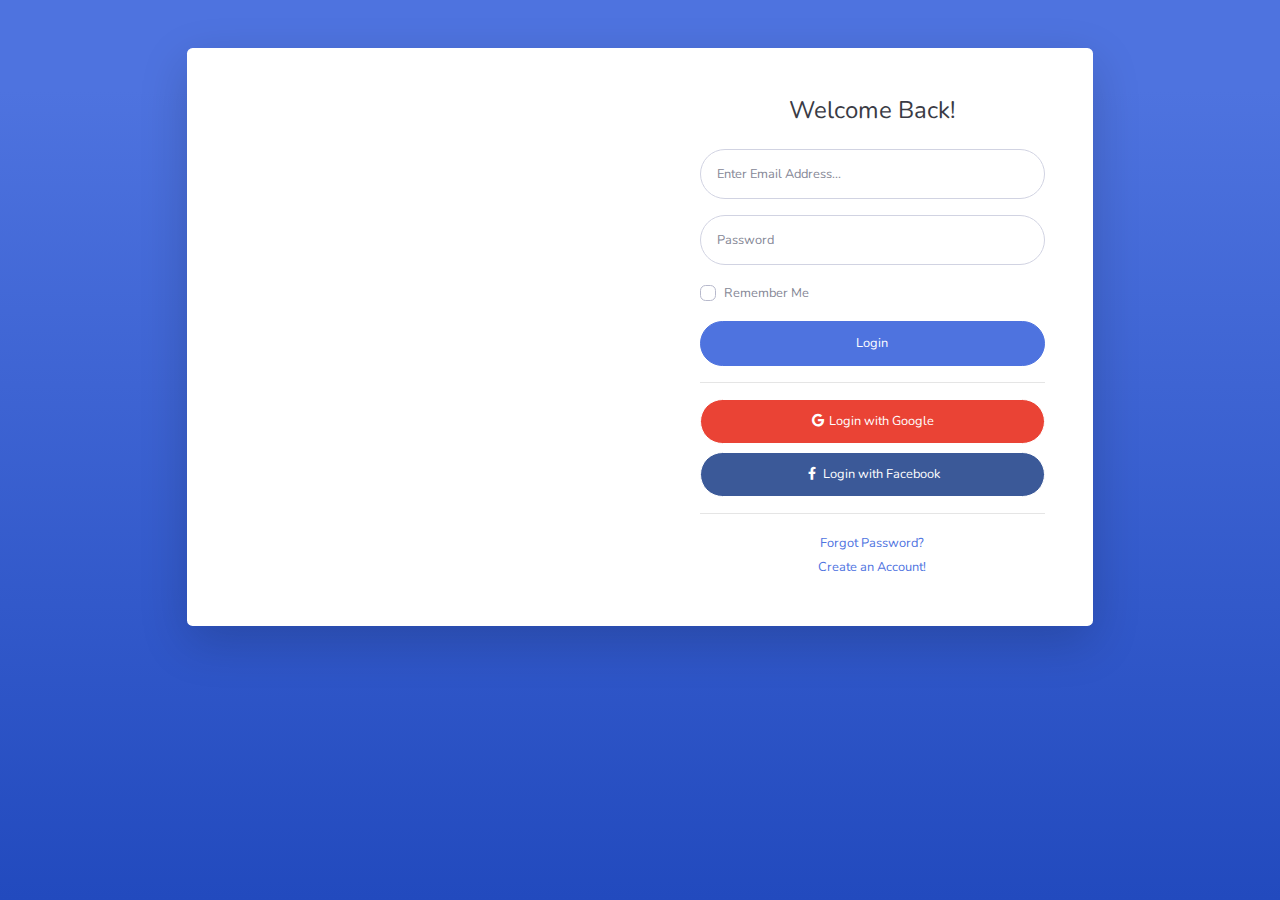
<file: login.html>
<!DOCTYPE html>
<html lang="en">

<head>

  <meta charset="utf-8">
  <meta http-equiv="X-UA-Compatible" content="IE=edge">
  <meta name="viewport" content="width=device-width, initial-scale=1, shrink-to-fit=no">
  <meta name="description" content="">
  <meta name="author" content="">

  <title>SB Admin 2 - Login</title>

  <!-- Custom fonts for this template-->
  <link href="vendor/fontawesome-free/css/all.min.css" rel="stylesheet" type="text/css">
  <link href="https://fonts.googleapis.com/css?family=Nunito:200,200i,300,300i,400,400i,600,600i,700,700i,800,800i,900,900i" rel="stylesheet">

  <!-- Custom styles for this template-->
  <link href="css/sb-admin-2.min.css" rel="stylesheet">

</head>

<body class="bg-gradient-primary">

  <div class="container">

    <!-- Outer Row -->
    <div class="row justify-content-center">

      <div class="col-xl-10 col-lg-12 col-md-9">

        <div class="card o-hidden border-0 shadow-lg my-5">
          <div class="card-body p-0">
            <!-- Nested Row within Card Body -->
            <div class="row">
              <div class="col-lg-6 d-none d-lg-block bg-login-image"></div>
              <div class="col-lg-6">
                <div class="p-5">
                  <div class="text-center">
                    <h1 class="h4 text-gray-900 mb-4">Welcome Back!</h1>
                  </div>
                  <form class="user">
                    <div class="form-group">
                      <input type="email" class="form-control form-control-user" id="exampleInputEmail" aria-describedby="emailHelp" placeholder="Enter Email Address...">
                    </div>
                    <div class="form-group">
                      <input type="password" class="form-control form-control-user" id="exampleInputPassword" placeholder="Password">
                    </div>
                    <div class="form-group">
                      <div class="custom-control custom-checkbox small">
                        <input type="checkbox" class="custom-control-input" id="customCheck">
                        <label class="custom-control-label" for="customCheck">Remember Me</label>
                      </div>
                    </div>
                    <a href="index.html" class="btn btn-primary btn-user btn-block">
                      Login
                    </a>
                    <hr>
                    <a href="index.html" class="btn btn-google btn-user btn-block">
                      <i class="fab fa-google fa-fw"></i> Login with Google
                    </a>
                    <a href="index.html" class="btn btn-facebook btn-user btn-block">
                      <i class="fab fa-facebook-f fa-fw"></i> Login with Facebook
                    </a>
                  </form>
                  <hr>
                  <div class="text-center">
                    <a class="small" href="forgot-password.html">Forgot Password?</a>
                  </div>
                  <div class="text-center">
                    <a class="small" href="register.html">Create an Account!</a>
                  </div>
                </div>
              </div>
            </div>
          </div>
        </div>

      </div>

    </div>

  </div>

  <!-- Bootstrap core JavaScript-->
  <script src="vendor/jquery/jquery.min.js"></script>
  <script src="vendor/bootstrap/js/bootstrap.bundle.min.js"></script>

  <!-- Core plugin JavaScript-->
  <script src="vendor/jquery-easing/jquery.easing.min.js"></script>

  <!-- Custom scripts for all pages-->
  <script src="js/sb-admin-2.min.js"></script>

</body>

</html>
</file>
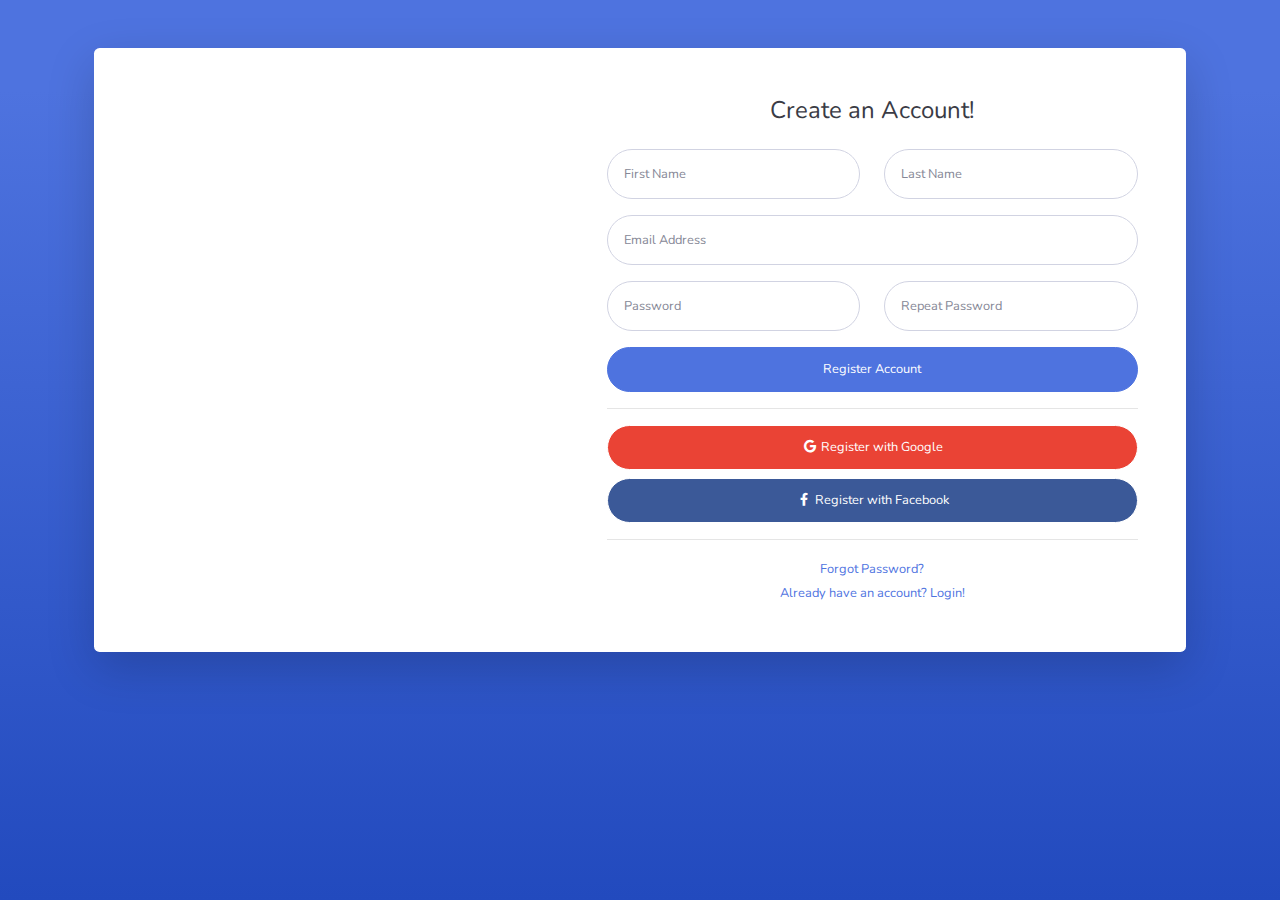
<file: register.html>
<!DOCTYPE html>
<html lang="en">

<head>

  <meta charset="utf-8">
  <meta http-equiv="X-UA-Compatible" content="IE=edge">
  <meta name="viewport" content="width=device-width, initial-scale=1, shrink-to-fit=no">
  <meta name="description" content="">
  <meta name="author" content="">

  <title>SB Admin 2 - Register</title>

  <!-- Custom fonts for this template-->
  <link href="vendor/fontawesome-free/css/all.min.css" rel="stylesheet" type="text/css">
  <link href="https://fonts.googleapis.com/css?family=Nunito:200,200i,300,300i,400,400i,600,600i,700,700i,800,800i,900,900i" rel="stylesheet">

  <!-- Custom styles for this template-->
  <link href="css/sb-admin-2.min.css" rel="stylesheet">

</head>

<body class="bg-gradient-primary">

  <div class="container">

    <div class="card o-hidden border-0 shadow-lg my-5">
      <div class="card-body p-0">
        <!-- Nested Row within Card Body -->
        <div class="row">
          <div class="col-lg-5 d-none d-lg-block bg-register-image"></div>
          <div class="col-lg-7">
            <div class="p-5">
              <div class="text-center">
                <h1 class="h4 text-gray-900 mb-4">Create an Account!</h1>
              </div>
              <form class="user">
                <div class="form-group row">
                  <div class="col-sm-6 mb-3 mb-sm-0">
                    <input type="text" class="form-control form-control-user" id="exampleFirstName" placeholder="First Name">
                  </div>
                  <div class="col-sm-6">
                    <input type="text" class="form-control form-control-user" id="exampleLastName" placeholder="Last Name">
                  </div>
                </div>
                <div class="form-group">
                  <input type="email" class="form-control form-control-user" id="exampleInputEmail" placeholder="Email Address">
                </div>
                <div class="form-group row">
                  <div class="col-sm-6 mb-3 mb-sm-0">
                    <input type="password" class="form-control form-control-user" id="exampleInputPassword" placeholder="Password">
                  </div>
                  <div class="col-sm-6">
                    <input type="password" class="form-control form-control-user" id="exampleRepeatPassword" placeholder="Repeat Password">
                  </div>
                </div>
                <a href="login.html" class="btn btn-primary btn-user btn-block">
                  Register Account
                </a>
                <hr>
                <a href="index.html" class="btn btn-google btn-user btn-block">
                  <i class="fab fa-google fa-fw"></i> Register with Google
                </a>
                <a href="index.html" class="btn btn-facebook btn-user btn-block">
                  <i class="fab fa-facebook-f fa-fw"></i> Register with Facebook
                </a>
              </form>
              <hr>
              <div class="text-center">
                <a class="small" href="forgot-password.html">Forgot Password?</a>
              </div>
              <div class="text-center">
                <a class="small" href="login.html">Already have an account? Login!</a>
              </div>
            </div>
          </div>
        </div>
      </div>
    </div>

  </div>

  <!-- Bootstrap core JavaScript-->
  <script src="vendor/jquery/jquery.min.js"></script>
  <script src="vendor/bootstrap/js/bootstrap.bundle.min.js"></script>

  <!-- Core plugin JavaScript-->
  <script src="vendor/jquery-easing/jquery.easing.min.js"></script>

  <!-- Custom scripts for all pages-->
  <script src="js/sb-admin-2.min.js"></script>

</body>

</html>
</file>
<file: css/custom.css>
#witness_btn{
  color: black;  
}
#witness_btn:hover{
  cursor: pointer;
}
#start_icon{
  position: absolute;
  z-index: 9;
  left: 40%;
  top: 50%;
}
#start_icon_pic{
  cursor: move;
  z-index: 10;
}
#end_icon{
  position: absolute;
  z-index: 9;
  left: 70%;
  top: 50%;
}
#end_icon_pic{
  cursor: move;
  z-index: 10;
}
</file>
